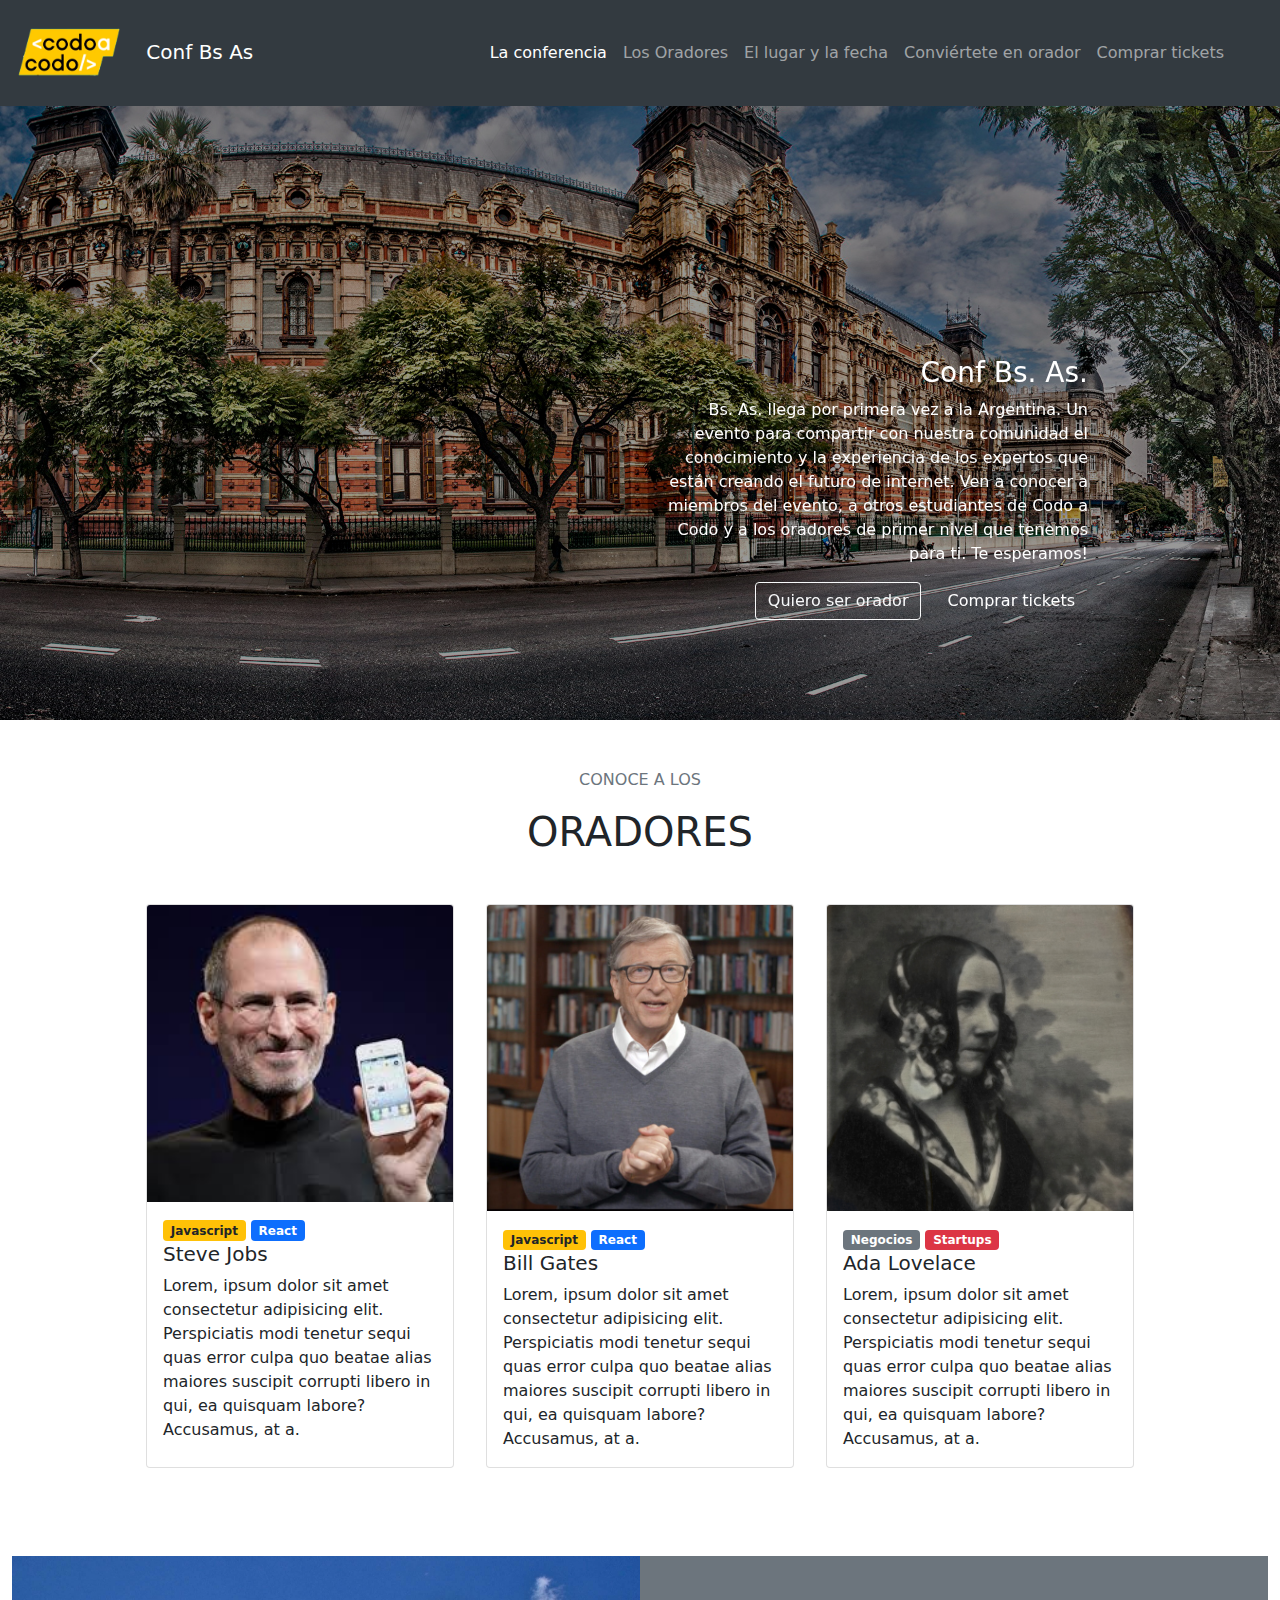
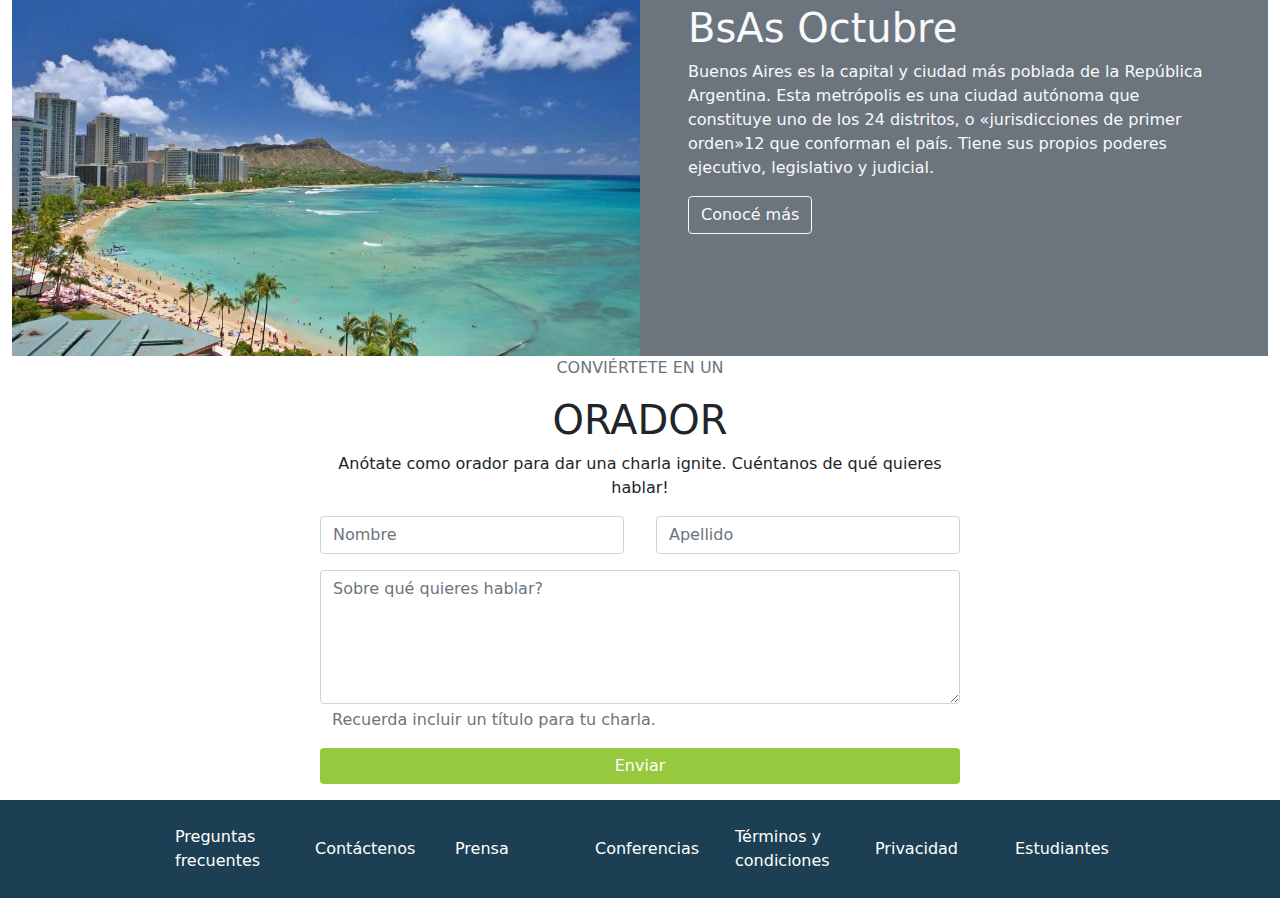
<file: index.html>
<!doctype html>
<html lang="es">
  <head>
    <!-- Required meta tags -->
    <meta charset="utf-8">
    <meta name="viewport" content="width=device-width, initial-scale=1">

    <!-- Bootstrap CSS -->
    <link href="bootstrap/css/bootstrap.min.css" rel="stylesheet">
    <link rel="stylesheet" href="css/style.css">
    <link rel="shortcut icon" href="img/icon.png" type="image/png">
    <title>Conf Bs As</title>
  </head>
  <body>
    <header>
      <nav class="navbar navbar-expand-lg navbar-dark bg-dark pe-5">
        <a class="navbar-brand" href="#"><img src="img/codoacodo.png" class="header__nav__logo" alt="logo codoacodo" loading="lazy"> Conf Bs As</a>
        <button class="navbar-toggler" type="button" data-bs-toggle="collapse" data-bs-target="#navbarNav" aria-controls="navbarNav" aria-expanded="false" aria-label="Toggle navigation">
          <span class="navbar-toggler-icon"></span>
        </button>
        <div class="collapse navbar-collapse" id="navbarNav">
          <div class="navbar-nav d-flex justify-content-end w-100">
            <div class="nav-item">
              <a class="nav-link active" aria-current="page" href="index.html#conferencia">La conferencia</a>
            </div>
            <div class="nav-item">
              <a class="nav-link" href="index.html#oradores">Los Oradores</a>
            </div>
            <div class="nav-item">
              <a class="nav-link" href="index.html#lugar">El lugar y la fecha</a>
            </div>
            <div class="nav-item">
              <a class="nav-link" href="index.html#form-orador">Conviértete en orador</a>
            </div>
            <div class="nav-item">
              <a class="nav-link comprar_color" href="tickets.html">Comprar tickets</a>
            </div>
          </div>
        </div>
      </nav>
    </header>
    <main class="container-fluid px-0">
      <section id="conferencia">
        <div id="carouselExampleControls" class="carousel slide carousel__alto" data-bs-ride="carousel">
          <div class="carousel-inner h-100">
            <div class="carousel-item active">
              <img src="img/ba1.jpg" class="d-block w-100 h-100 filter" alt="imagen 1 carousel">
              <div class="carousel-caption text-end pb-5" >
                <div class="row">
                    <div class="col-lg-6 offset-lg-6 text-white no-filter">
                        <h3>Conf Bs. As.</h3>
                        <p class="carousel__texto mb-3">Bs. As. llega por primera vez a la Argentina. Un evento para compartir con nuestra comunidad el conocimiento y la experiencia de los expertos que están creando el futuro de internet. Ven a conocer a miembros del evento, a otros estudiantes de Codo a Codo y a los oradores de primer nivel que tenemos para ti. Te esperamos!</p>
                        <p><a class="btn btn-outline-light mb-3" href="index.html#form-orador">Quiero ser orador</a> <a class="btn comprar_bg ms-2 mb-3" href="tickets.html">Comprar tickets</a></p>
                    </div>
                </div>
              </div>
            </div>
            <div class="carousel-item">
              <img src="img/ba2.jpg" class="d-block w-100 h-100 filter" alt="imagen 2 carousel">
              <div class="carousel-caption text-end pb-5" >
                <div class="row">
                    <div class="col-lg-6 offset-lg-6 text-white no-filter">
                        <h3>Conf Bs. As.</h3>
                        <p class="carousel__texto mb-3">Bs. As. llega por primera vez a la Argentina. Un evento para compartir con nuestra comunidad el conocimiento y la experiencia de los expertos que están creando el futuro de internet. Ven a conocer a miembros del evento, a otros estudiantes de Codo a Codo y a los oradores de primer nivel que tenemos para ti. Te esperamos!</p>
                        <p><a class="btn btn-outline-light mb-3" href="index.html#form-orador">Quiero ser orador</a> <a class="btn comprar_bg ms-2 mb-3" href="tickets.html">Comprar tickets</a></p>
                    </div>
                </div>
              </div>
            </div>
            <div class="carousel-item">
              <img src="img/ba3.jpg" class="d-block w-100 h-100 filter" alt="imagen 3 carousel">
              <div class="carousel-caption text-end pb-5" >
                <div class="row">
                    <div class="col-lg-6 offset-lg-6 text-white no-filter">
                        <h3>Conf Bs. As.</h3>
                        <p class="carousel__texto mb-3">Bs. As. llega por primera vez a la Argentina. Un evento para compartir con nuestra comunidad el conocimiento y la experiencia de los expertos que están creando el futuro de internet. Ven a conocer a miembros del evento, a otros estudiantes de Codo a Codo y a los oradores de primer nivel que tenemos para ti. Te esperamos!</p>
                        <p><a class="btn btn-outline-light mb-3" href="index.html#form-orador">Quiero ser orador</a> <a class="btn comprar_bg ms-2 mb-3" href="tickets.html">Comprar tickets</a></p>
                    </div>
                </div>
              </div>
            </div>
          </div>
          <button class="carousel-control-prev" type="button" data-bs-target="#carouselExampleControls" data-bs-slide="prev">
            <span class="carousel-control-prev-icon" aria-hidden="true"></span>
            <span class="visually-hidden">Previous</span>
          </button>
          <button class="carousel-control-next" type="button" data-bs-target="#carouselExampleControls" data-bs-slide="next">
            <span class="carousel-control-next-icon" aria-hidden="true"></span>
            <span class="visually-hidden">Next</span>
          </button>
        </div>
      </section>
      <article id="oradores" class="container d-flex flex-column justify-content-center p-5">
          <div>
            <p class="text-secondary text-center">CONOCE A LOS</p>
            <h1 class="text-center">ORADORES</h1>
          </div> 
          <div class="container d-flex justify-content-around tarjetas">
            <div class="card m-3">
              <img src="img/steve.jpg" class="card-img-top" loading="lazy" alt="imagen steve jobs">
              <div class="card-body">
                <span class="badge bg-warning text-dark">Javascript</span> <span class="badge bg-primary">React</span>
                <h5 class="card-title">Steve Jobs</h5>
                <p class="card-text"> Lorem, ipsum dolor sit amet consectetur adipisicing elit. Perspiciatis modi tenetur sequi quas error culpa quo beatae alias maiores suscipit corrupti libero in qui, ea quisquam labore? Accusamus, at a. </p>
              </div>
            </div>
            <div class="card m-3">
              <img src="img/bill.jpg" class="card-img-top" loading="lazy" alt="imagen bill gates">
              <div class="card-body">
                <span class="badge bg-warning text-dark">Javascript</span> <span class="badge bg-primary">React</span>
                <h5 class="card-title">Bill Gates</h5>
                <p class="card-text"> Lorem, ipsum dolor sit amet consectetur adipisicing elit. Perspiciatis modi tenetur sequi quas error culpa quo beatae alias maiores suscipit corrupti libero in qui, ea quisquam labore? Accusamus, at a. </p>
              </div>
            </div>
            <div class="card m-3">
              <img src="img/ada.jpeg" class="card-img-top" loading="lazy" alt="imagen ada lovelace">
              <div class="card-body">
                <span class="badge bg-secondary">Negocios</span> <span class="badge bg-danger">Startups</span>
                <h5 class="card-title">Ada Lovelace</h5>
                <p class="card-text"> Lorem, ipsum dolor sit amet consectetur adipisicing elit. Perspiciatis modi tenetur sequi quas error culpa quo beatae alias maiores suscipit corrupti libero in qui, ea quisquam labore? Accusamus, at a. </p>
              </div>
            </div>
          </div>
        </div>
      </article>
      <article id="lugar" class="container-fluid dividida">
        <div class="dividida__image"></div>
        <div class="dividida__texto p-5 bg-secondary text-light">
          <h1>BsAs Octubre</h1>
          <p>
            Buenos Aires es la capital y ciudad más poblada de la República Argentina. 
            Esta metrópolis es una ciudad autónoma que constituye uno de los 24 distritos, o «jurisdicciones de primer orden»12​ que conforman el país. 
            Tiene sus propios poderes ejecutivo, legislativo y judicial. 
          </p>
          <button class="btn btn-outline-light">Conocé más</button>
        </div>
      </article>
      <article id="form-orador" class="container formulario">
        <p class="text-secondary text-center">CONVIÉRTETE EN UN</p>
        <h1 class="text-center">ORADOR</h1>
        <p class="text-center">Anótate como orador para dar una charla ignite. Cuéntanos de qué quieres hablar!</p>
        <div class="row mb-3">
          <input type="text" class="col form-control me-3" name="nombre" id="nombre" placeholder="Nombre">
          <input type="text" class="col form-control ms-3" name="apellido" id="apellido" placeholder="Apellido">
        </div>
        <div class="row mb-1">
          <textarea class="col form-control" name="tema" id="tema" cols="30" rows="5" placeholder="Sobre qué quieres hablar?"></textarea>
        </div>
        <p class="text-secondary">Recuerda incluir un título para tu charla.</p>
        <div class="row mb-3">
          <input type="submit" class="col btn btn-success" value="Enviar">
        </div>
      </article>
    </main>
    <footer>
      <div class="footer__link"><a href="">Preguntas frecuentes</a></div>
      <div class="footer__link"><a href="">Contáctenos</a></div>
      <div class="footer__link"><a href="">Prensa</a></div>
      <div class="footer__link"><a href="">Conferencias</a></div>
      <div class="footer__link"><a href="">Términos y condiciones</a></div>
      <div class="footer__link"><a href="">Privacidad</a></div>
      <div class="footer__link"><a href="">Estudiantes</a></div>
    </footer>
    <!-- Option 1: Bootstrap Bundle with Popper -->
    <script src="bootstrap/js/bootstrap.bundle.min.js"></script>
  </body>
</html>
</file>
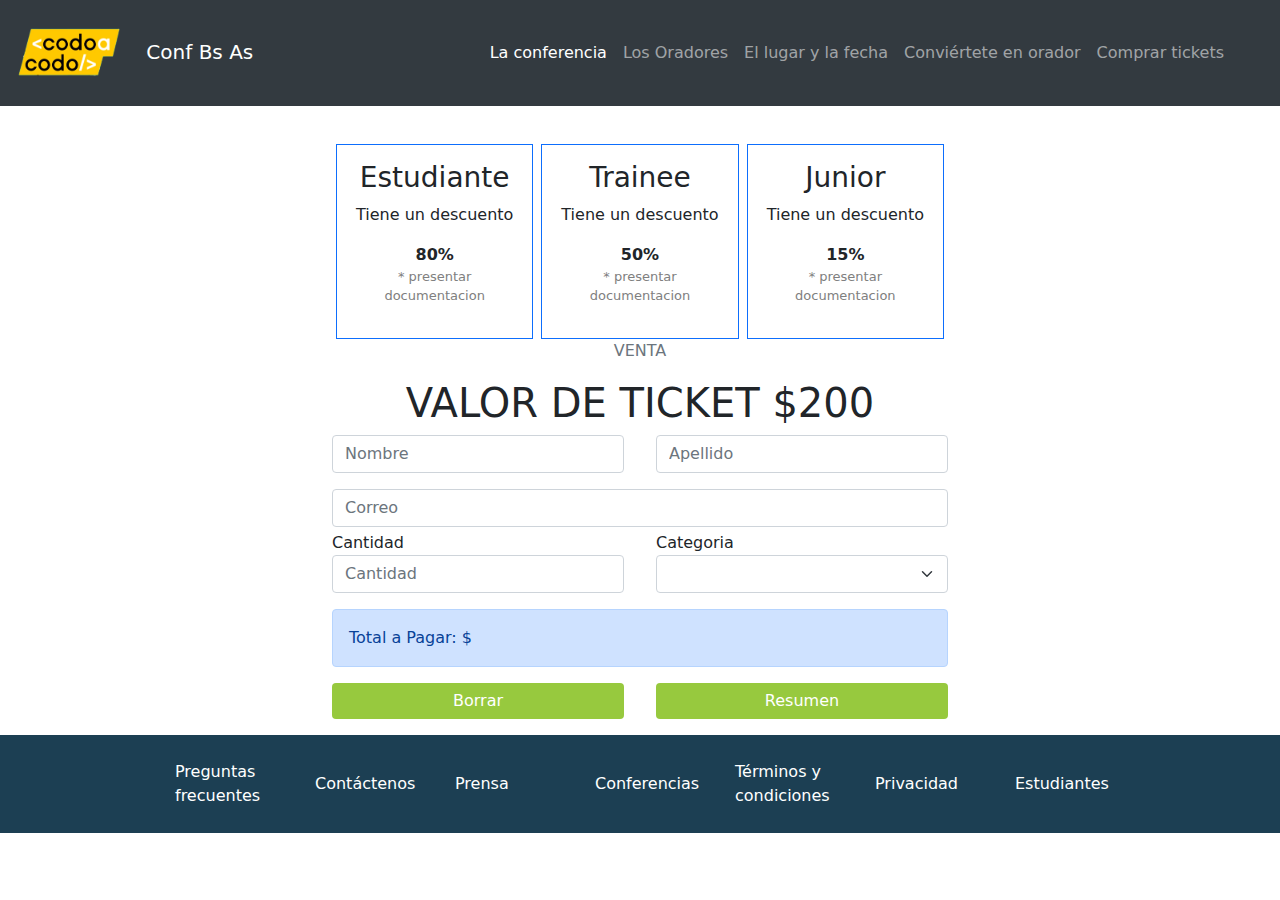
<file: tickets.html>
<!doctype html>
<html lang="es">
  <head>
    <!-- Required meta tags -->
    <meta charset="utf-8">
    <meta name="viewport" content="width=device-width, initial-scale=1">

    <!-- Bootstrap CSS -->
    <link href="bootstrap/css/bootstrap.min.css" rel="stylesheet">
    <link rel="stylesheet" href="css/style.css">
    <link rel="shortcut icon" href="img/icon.png" type="image/png">
    <title>Conf Bs As</title>
  </head>
  <body>
    <header>
      <nav class="navbar navbar-expand-lg navbar-dark bg-dark pe-5">
        <a class="navbar-brand" href="#"><img src="img/codoacodo.png" class="header__nav__logo" alt="logo codoacodo" loading="lazy"> Conf Bs As</a>
        <button class="navbar-toggler" type="button" data-bs-toggle="collapse" data-bs-target="#navbarNav" aria-controls="navbarNav" aria-expanded="false" aria-label="Toggle navigation">
          <span class="navbar-toggler-icon"></span>
        </button>
        <div class="collapse navbar-collapse" id="navbarNav">
          <div class="navbar-nav d-flex justify-content-end w-100">
            <div class="nav-item">
              <a class="nav-link active" aria-current="page" href="index.html#conferencia">La conferencia</a>
            </div>
            <div class="nav-item">
              <a class="nav-link" href="index.html#oradores">Los Oradores</a>
            </div>
            <div class="nav-item">
              <a class="nav-link" href="index.html#lugar">El lugar y la fecha</a>
            </div>
            <div class="nav-item">
              <a class="nav-link" href="index.html#form-orador">Conviértete en orador</a>
            </div>
            <div class="nav-item">
              <a class="nav-link comprar_color" href="tickets.html">Comprar tickets</a>
            </div>
          </div>
        </div>
      </nav>
    </header>
    <main class="container-fluid mt-5 p-0 pt-5">
      <section id="tickets" class="container formulario mt-5">
        <form action="" method="post">
        <div class="row mx-0 text-center">
          <div class="col border border-primary mx-1 p-3">
            <h3>Estudiante</h3>
            <p>Tiene un descuento</p>
            <span class="tickets__porcent">80%</span>
            <p class="tickets__description">* presentar documentacion</p>
          </div>
          <div class="col border border-primary mx-1 p-3">
            <h3>Trainee</h3>
            <p>Tiene un descuento</p>
            <span class="tickets__porcent">50%</span>
            <p class="tickets__description">* presentar documentacion</p>
          </div>
          <div class="col border border-primary mx-1 p-3">
            <h3>Junior</h3>
            <p>Tiene un descuento</p>
            <span class="tickets__porcent">15%</span>
            <p class="tickets__description">* presentar documentacion</p>
          </div>
        </div>
        <p class="text-secondary text-center">VENTA</p>
        <h1 class="text-center">VALOR DE TICKET $200</h1>
        <div class="row mb-3">
          <div class="col me-1">
            <input type="text" class="form-control" name="nombre" id="nombre" placeholder="Nombre" required>
            <div class="invalid-feedback">
              Por favor, debe ingresar un nombre.
            </div>
          </div>   
          <div class="col ms-1">
            <input type="text" class="form-control" name="apellido" id="apellido" placeholder="Apellido" required>
            <div class="invalid-feedback">
              Por favor, debe ingresar un apellido.
            </div>
          </div> 
        </div>
        <div class="row mb-1">
          <div class="col">
            <input type="email" class="col form-control" name="correo" id="correo" placeholder="Correo" required>
            <div class="invalid-feedback">
              Por favor, debe ingresar un correo valido.
            </div>
          </div>
        </div>
        <div class="row mb-3">
          <div class="col me-1">
            <label for="cantidad">Cantidad</label>
            <input type="text" class="form-control" name="cantidad" id="cantidad" placeholder="Cantidad" required>
            <div class="invalid-feedback">
              Por favor, debe ingresar un numero.
            </div>
          </div>
          <div class="col ms-1">
          <label for="categoria">Categoria</label>
          <select class="form-select" id="categoria" name="categoria" aria-label="Default select example">
            <option value="0"></option>
            <option value="1">Estudiante</option>
            <option value="2">Trainee</option>
            <option value="3">Junior</option>
          </select>
          </div>
        </div>
        <div class="alert alert-primary" role="alert">
          Total a Pagar: $<span id="total"></span>
        </div>
        <div class="row mx-0 mb-3">
          <input type="reset" id="reset" class="col btn btn-success me-3" value="Borrar">
          <input type="button" id="resumen" class="col btn btn-success ms-3" value="Resumen">
        </div>
        </form>
      </section>
    </main>
    <footer>
      <div class="footer__link"><a href="">Preguntas frecuentes</a></div>
      <div class="footer__link"><a href="">Contáctenos</a></div>
      <div class="footer__link"><a href="">Prensa</a></div>
      <div class="footer__link"><a href="">Conferencias</a></div>
      <div class="footer__link"><a href="">Términos y condiciones</a></div>
      <div class="footer__link"><a href="">Privacidad</a></div>
      <div class="footer__link"><a href="">Estudiantes</a></div>
    </footer>
    <!-- Option 1: Bootstrap Bundle with Popper -->
    <script src="bootstrap/js/bootstrap.bundle.min.js"></script>
    <script src="js/script.js"></script>
  </body>
</html>
</file>
<file: css/style.css>
header {
    position: static;
    width: 100%;
}

.bg-dark {
    background-color: rgb(51, 58, 64) !important;
}

.btn-success {
    background-color: rgb(151, 201, 62);
    border: none;
}

.header__nav__logo {
    width: 140px;
}

.nav-link:hover {
    font-weight: bold;
    text-decoration: underline;
}

.filter{
    -webkit-filter: brightness(60%);
    filter: brightness(60%);
}
.no-filter{
    -webkit-filter: brightness(100%);
    filter: brightness(100%);
}

.comprar_color {
    animation: comprar_color 1s infinite;
}

@keyframes comprar_color {
    0% {color: limegreen;} 
    100% {color: #198754;}
}

.comprar_bg {
    color: white;
    animation: comprar_bg 1s infinite;
}

@keyframes comprar_bg {
    0% {background-color: #198754;}
    50% {background-color: #198754;}
    100% {background-color: limegreen;}
}

.carousel__texto {
    display:none;
}

.section__carousel__color {
    display: none;
}

.section__texto {
    position: static;
    width: 100%;
    padding: 20px;
    font-size: larger;
    text-align: left;
    background-color: rgb(82, 88, 100);
    color: white;
}

.tarjetas {
    flex-direction: column;
}

.card {
    margin-top: 40px !important;
    margin-bottom: 40px !important;
    transition: transform .2s;
}
.card:hover {
    transform: scale(1.1);
    box-shadow: 10px 10px 5px gray;
}

.dividida {
    display: flex;
    flex-direction: column;
}

.dividida__image {
    width: 100%;
    height: 400px;
    background-image: url('../img/honolulu.jpg');
    background-repeat: no-repeat;
    background-size: cover; 
}

.dividida__texto {
    width: 100%;
}

footer {
    background-color: rgb(28, 63, 83);
    display: flex;
    flex-direction: column;
    justify-content: center;
    align-items: flex-start;
}

.footer__link {
    width: 200px;
    margin-bottom: 10px;
    padding: 5px;
}

.footer__link a {
    text-decoration: none;
    color: white;
}

.tickets__description {
    color: gray;
    font-size: small;
}

.tickets__porcent {
    font-weight: bold;
}

.formulario {
    width: 100%;
}

.footer__link a:hover {
    font-weight: bold;
    text-decoration: underline;
}

@media (min-width: 992px) {
    header {
        position: absolute;
        top:0px;
        left:0px;
        z-index: 10;
        width: 100%;
    }

    .carousel__texto {
        display: block;
    }

    .tarjetas {
        flex-direction: row;
    }

    .dividida {
        display: flex;
        flex-direction: row;
    }
    
    .dividida__image {
        width: 50%;
        height: 400px;
        background-image: url('../img/honolulu.jpg');
        background-repeat: no-repeat;
        background-size: cover; 
    }
    
    .dividida__texto {
        width: 50%;
    }

    footer {
        background-color: rgb(28, 63, 83);
        display: flex;
        flex-direction: row;
        justify-content: center;
        align-items: center;
    }

    .footer__link {
        width: 100px;
        margin: 20px;
        padding: 5px;
    }

    .formulario {
        width: 50%;
    }
}
</file>
